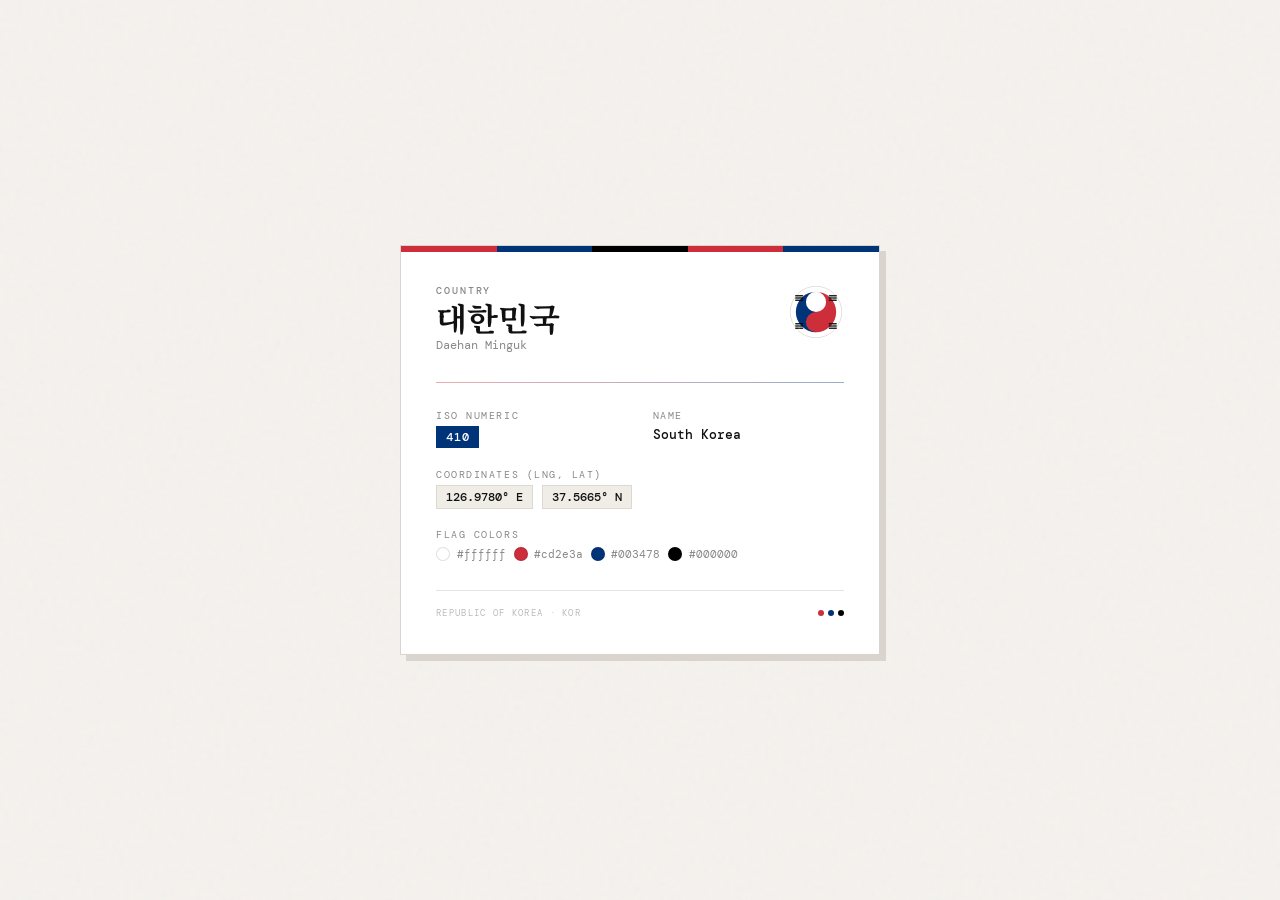
<file: countries/south korea/index.html>
<!DOCTYPE html>
<html lang="en">

<head>
    <meta charset="UTF-8" />
    <meta name="viewport" content="width=device-width, initial-scale=1.0" />
    <title>South Korea</title>
    <link
        href="https://fonts.googleapis.com/css2?family=Noto+Serif+KR:wght@400;700&family=DM+Mono:wght@400;500&display=swap"
        rel="stylesheet" />
    <style>
        *,
        *::before,
        *::after {
            box-sizing: border-box;
            margin: 0;
            padding: 0;
        }

        :root {
            --white: #ffffff;
            --red: #cd2e3a;
            --blue: #003478;
            --black: #000000;
            --bg: #f5f2ee;
            --card-bg: #ffffff;
            --text: #111111;
            --muted: #888;
        }

        body {
            font-family: 'DM Mono', monospace;
            background: var(--bg);
            min-height: 100vh;
            display: flex;
            align-items: center;
            justify-content: center;
            padding: 2rem;
        }

        /* subtle grain overlay */
        body::before {
            content: '';
            position: fixed;
            inset: 0;
            background-image: url("data:image/svg+xml,%3Csvg viewBox='0 0 200 200' xmlns='http://www.w3.org/2000/svg'%3E%3Cfilter id='n'%3E%3CfeTurbulence type='fractalNoise' baseFrequency='0.75' numOctaves='4' stitchTiles='stitch'/%3E%3C/filter%3E%3Crect width='100%25' height='100%25' filter='url(%23n)' opacity='0.04'/%3E%3C/svg%3E");
            pointer-events: none;
            z-index: 0;
        }

        .card {
            position: relative;
            z-index: 1;
            background: var(--card-bg);
            border: 1.5px solid #d9d4cd;
            max-width: 480px;
            width: 100%;
            padding: 0;
            overflow: hidden;
            box-shadow: 6px 6px 0 #d9d4cd;
            animation: rise 0.6s cubic-bezier(0.22, 1, 0.36, 1) both;
        }

        @keyframes rise {
            from {
                opacity: 0;
                transform: translateY(24px);
            }

            to {
                opacity: 1;
                transform: translateY(0);
            }
        }

        /* Flag-inspired top bar */
        .flag-bar {
            height: 6px;
            display: flex;
        }

        .flag-bar span {
            flex: 1;
        }

        .flag-bar span:nth-child(1) {
            background: var(--red);
        }

        .flag-bar span:nth-child(2) {
            background: var(--blue);
        }

        .flag-bar span:nth-child(3) {
            background: var(--black);
        }

        .flag-bar span:nth-child(4) {
            background: var(--red);
        }

        .flag-bar span:nth-child(5) {
            background: var(--blue);
        }

        .card-inner {
            padding: 2rem 2.2rem 2.2rem;
        }

        /* Header */
        .header {
            display: flex;
            align-items: flex-start;
            justify-content: space-between;
            margin-bottom: 1.8rem;
        }

        .name-block {}

        .name-en {
            font-family: 'DM Mono', monospace;
            font-weight: 500;
            font-size: 0.65rem;
            letter-spacing: 0.18em;
            text-transform: uppercase;
            color: var(--muted);
            margin-bottom: 0.3rem;
        }

        .name-kr {
            font-family: 'Noto Serif KR', serif;
            font-weight: 700;
            font-size: 2rem;
            color: var(--text);
            line-height: 1;
        }

        .name-roman {
            font-family: 'DM Mono', monospace;
            font-size: 0.72rem;
            color: var(--muted);
            margin-top: 0.3rem;
        }

        /* Taegeuk symbol */
        .taegeuk {
            width: 56px;
            height: 56px;
            flex-shrink: 0;
        }

        /* Divider */
        .divider {
            height: 1px;
            background: linear-gradient(to right, var(--red), var(--blue));
            margin-bottom: 1.6rem;
            opacity: 0.4;
        }

        /* Data rows */
        .data-grid {
            display: grid;
            grid-template-columns: 1fr 1fr;
            gap: 1.2rem 1.6rem;
            margin-bottom: 1.8rem;
        }

        .data-item {}

        .data-label {
            font-size: 0.6rem;
            letter-spacing: 0.16em;
            text-transform: uppercase;
            color: var(--muted);
            margin-bottom: 0.3rem;
        }

        .data-value {
            font-size: 0.82rem;
            color: var(--text);
            font-weight: 500;
        }

        /* Color swatches */
        .swatches {
            display: flex;
            gap: 0.5rem;
            flex-wrap: wrap;
            margin-top: 0.4rem;
        }

        .swatch {
            display: flex;
            align-items: center;
            gap: 0.4rem;
        }

        .swatch-dot {
            width: 14px;
            height: 14px;
            border-radius: 50%;
            border: 1px solid rgba(0, 0, 0, 0.12);
            flex-shrink: 0;
        }

        .swatch-hex {
            font-size: 0.68rem;
            color: var(--muted);
        }

        /* Coordinates */
        .coords {
            display: flex;
            gap: 0.6rem;
        }

        .coord-pill {
            background: #f0ece6;
            border: 1px solid #ddd8d0;
            padding: 0.2rem 0.55rem;
            font-size: 0.72rem;
            color: var(--text);
        }

        /* ISO badge */
        .iso-badge {
            display: inline-block;
            background: var(--blue);
            color: #fff;
            font-size: 0.72rem;
            padding: 0.22rem 0.6rem;
            letter-spacing: 0.08em;
        }

        /* Footer */
        .footer {
            border-top: 1px solid #e8e3dc;
            padding-top: 1rem;
            display: flex;
            justify-content: space-between;
            align-items: center;
        }

        .footer-label {
            font-size: 0.58rem;
            letter-spacing: 0.14em;
            text-transform: uppercase;
            color: #bbb;
        }

        .footer-dots {
            display: flex;
            gap: 4px;
        }

        .footer-dots span {
            width: 6px;
            height: 6px;
            border-radius: 50%;
        }

        .footer-dots span:nth-child(1) {
            background: var(--red);
        }

        .footer-dots span:nth-child(2) {
            background: var(--blue);
        }

        .footer-dots span:nth-child(3) {
            background: var(--black);
        }
    </style>
</head>

<body>
    <div class="card">
        <div class="flag-bar">
            <span></span><span></span><span></span><span></span><span></span>
        </div>

        <div class="card-inner">
            <div class="header">
                <div class="name-block">
                    <div class="name-en">Country</div>
                    <div class="name-kr">대한민국</div>
                    <div class="name-roman">Daehan Minguk</div>
                </div>

                <!-- Taegeuk SVG -->
                <svg class="taegeuk" viewBox="0 0 100 100" xmlns="http://www.w3.org/2000/svg">
                    <circle cx="50" cy="50" r="46" fill="white" stroke="#e0dbd4" stroke-width="1.5" />
                    <!-- Blue half -->
                    <path d="M50,14 A36,36 0 0,0 50,86 A18,18 0 0,0 50,50 A18,18 0 0,1 50,14 Z" fill="#003478" />
                    <!-- Red half -->
                    <path d="M50,14 A36,36 0 0,1 50,86 A18,18 0 0,1 50,50 A18,18 0 0,0 50,14 Z" fill="#cd2e3a" />
                    <!-- Trigrams (simplified) -->
                    <g stroke="#000" stroke-width="2.8" stroke-linecap="round" opacity="0.85">
                        <!-- top-left -->
                        <line x1="14" y1="21" x2="26" y2="21" />
                        <line x1="14" y1="25" x2="26" y2="25" />
                        <line x1="14" y1="29" x2="26" y2="29" />
                        <!-- top-right -->
                        <line x1="74" y1="21" x2="86" y2="21" />
                        <line x1="74" y1="25" x2="79" y2="25" />
                        <line x1="81" y1="25" x2="86" y2="25" />
                        <line x1="74" y1="29" x2="86" y2="29" />
                        <!-- bottom-left -->
                        <line x1="14" y1="71" x2="26" y2="71" />
                        <line x1="14" y1="75" x2="19" y2="75" />
                        <line x1="21" y1="75" x2="26" y2="75" />
                        <line x1="14" y1="79" x2="19" y2="79" />
                        <line x1="21" y1="79" x2="26" y2="79" />
                        <!-- bottom-right -->
                        <line x1="74" y1="71" x2="86" y2="71" />
                        <line x1="74" y1="75" x2="79" y2="75" />
                        <line x1="81" y1="75" x2="86" y2="75" />
                        <line x1="74" y1="79" x2="86" y2="79" />
                    </g>
                </svg>
            </div>

            <div class="divider"></div>

            <div class="data-grid">
                <div class="data-item">
                    <div class="data-label">ISO Numeric</div>
                    <div class="data-value">
                        <span class="iso-badge">410</span>
                    </div>
                </div>

                <div class="data-item">
                    <div class="data-label">Name</div>
                    <div class="data-value">South Korea</div>
                </div>

                <div class="data-item" style="grid-column: 1 / -1;">
                    <div class="data-label">Coordinates (lng, lat)</div>
                    <div class="data-value">
                        <div class="coords">
                            <span class="coord-pill">126.9780° E</span>
                            <span class="coord-pill">37.5665° N</span>
                        </div>
                    </div>
                </div>

                <div class="data-item" style="grid-column: 1 / -1;">
                    <div class="data-label">Flag Colors</div>
                    <div class="swatches">
                        <div class="swatch">
                            <div class="swatch-dot" style="background:#ffffff;"></div>
                            <span class="swatch-hex">#ffffff</span>
                        </div>
                        <div class="swatch">
                            <div class="swatch-dot" style="background:#cd2e3a;"></div>
                            <span class="swatch-hex">#cd2e3a</span>
                        </div>
                        <div class="swatch">
                            <div class="swatch-dot" style="background:#003478;"></div>
                            <span class="swatch-hex">#003478</span>
                        </div>
                        <div class="swatch">
                            <div class="swatch-dot" style="background:#000000;"></div>
                            <span class="swatch-hex">#000000</span>
                        </div>
                    </div>
                </div>
            </div>

            <div class="footer">
                <span class="footer-label">Republic of Korea · KOR</span>
                <div class="footer-dots">
                    <span></span><span></span><span></span>
                </div>
            </div>
        </div>
    </div>
</body>

</html>
</file>
